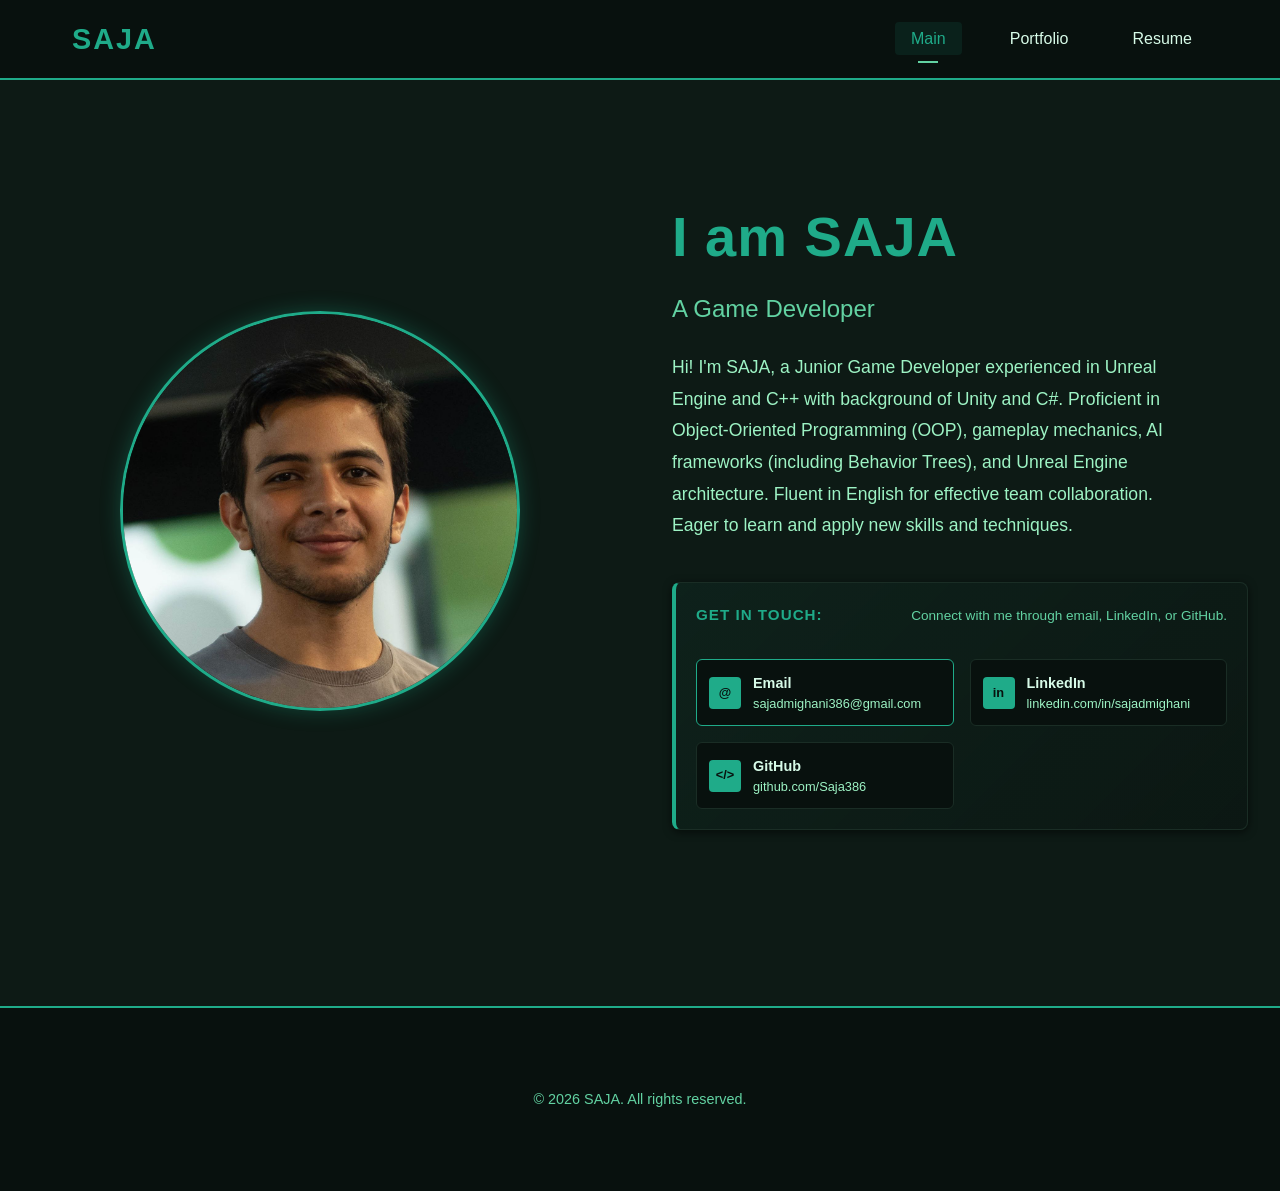
<file: index.html>
<!DOCTYPE html>
<html lang="en" data-page="home">
<head>
    <meta charset="UTF-8">
    <meta name="viewport" content="width=device-width, initial-scale=1.0">
    <title></title>
    <link rel="icon" href="./Assets/Favicon.svg" type="image/svg+xml">
    <link rel="stylesheet" href="styles.css?v=20260921-7">
</head>
<body>
    <div id="site-header"></div>
    <main id="page-content"></main>
    <div id="site-footer"></div>
    <script src="site.js"></script>
</body>
</html>
</file>
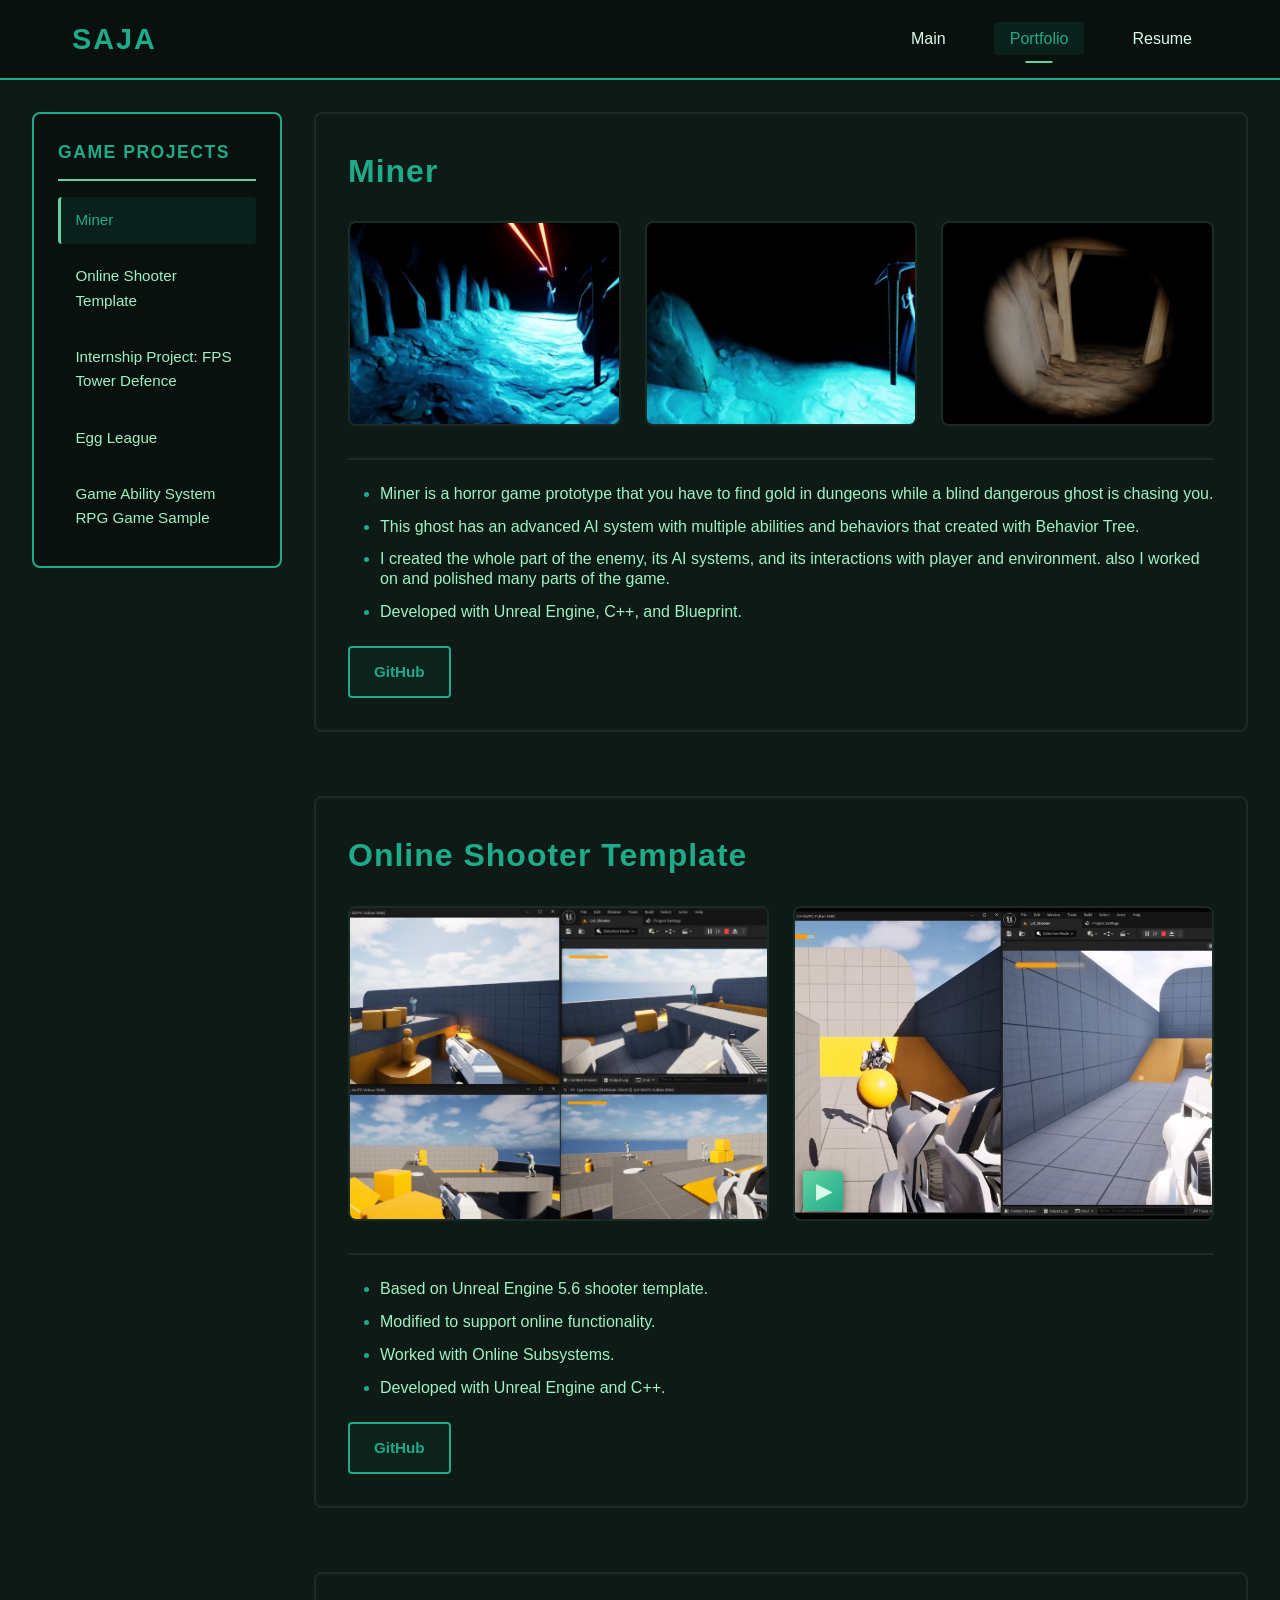
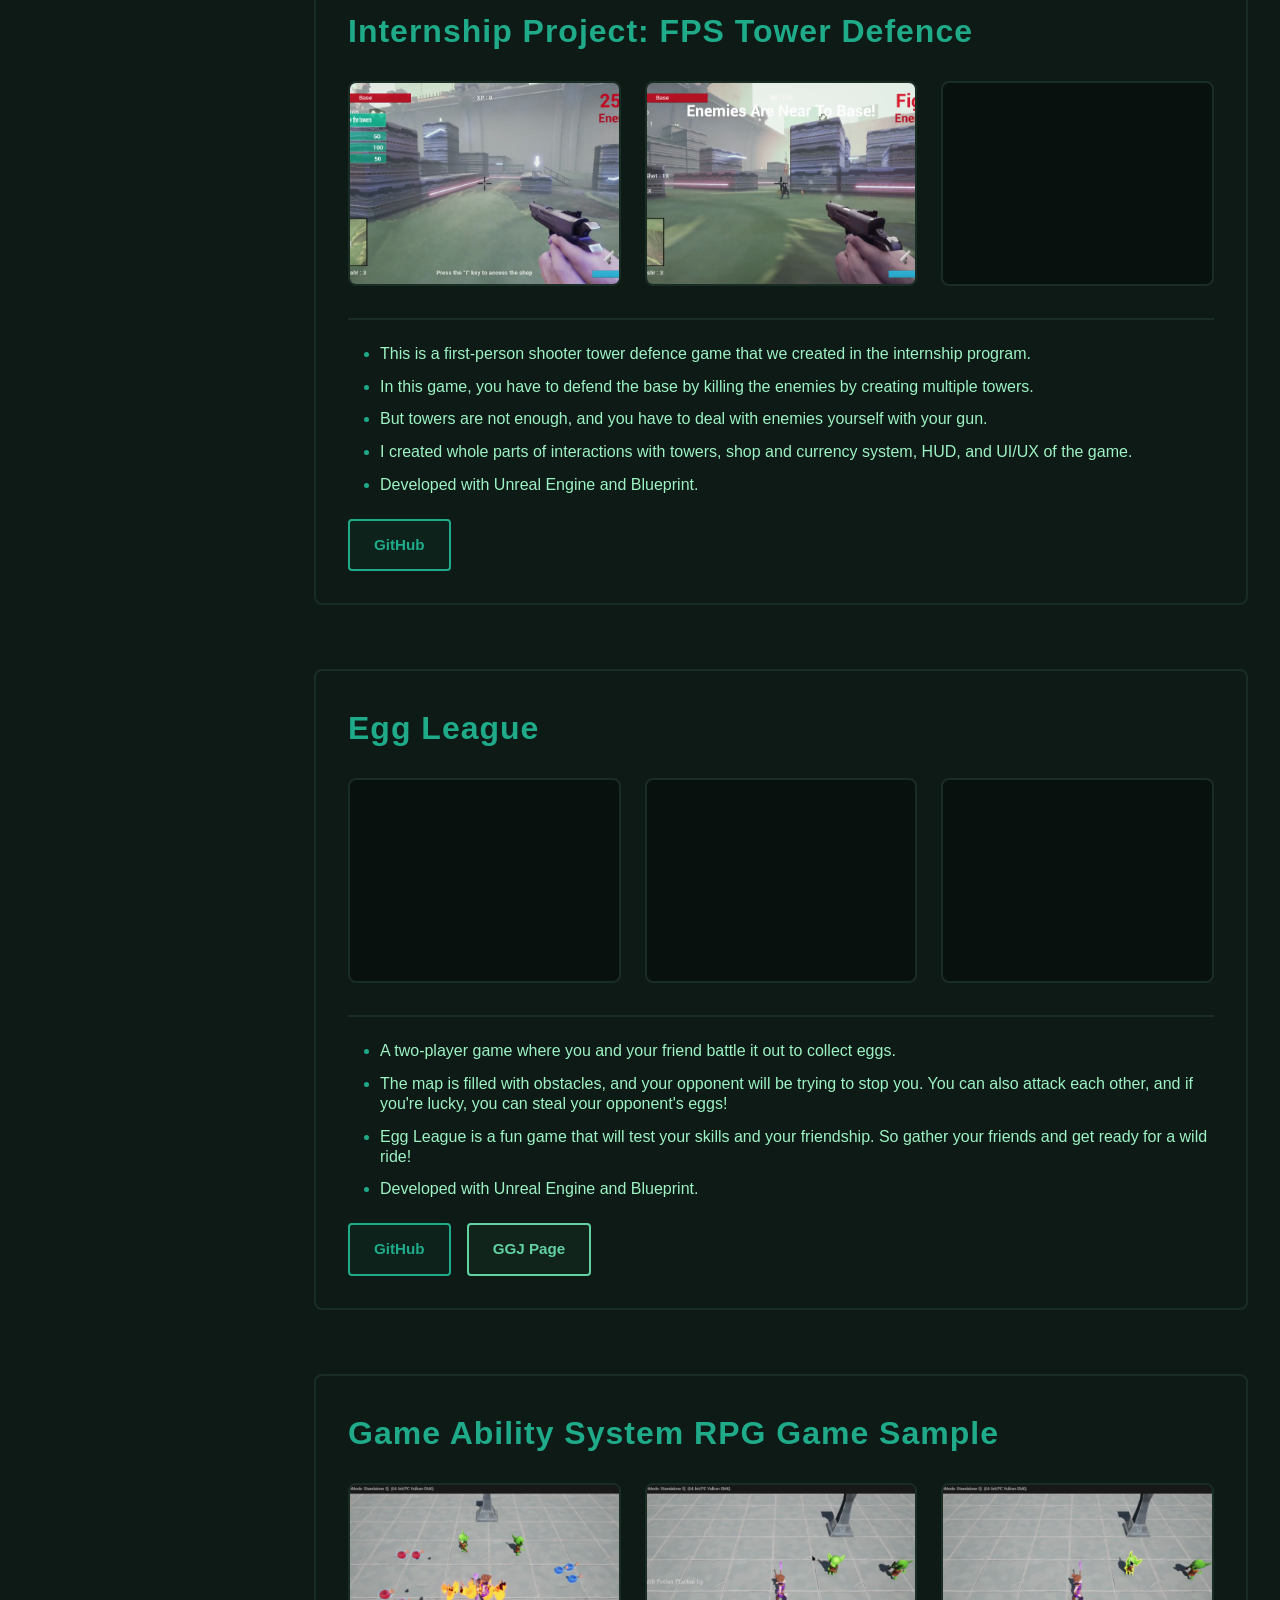
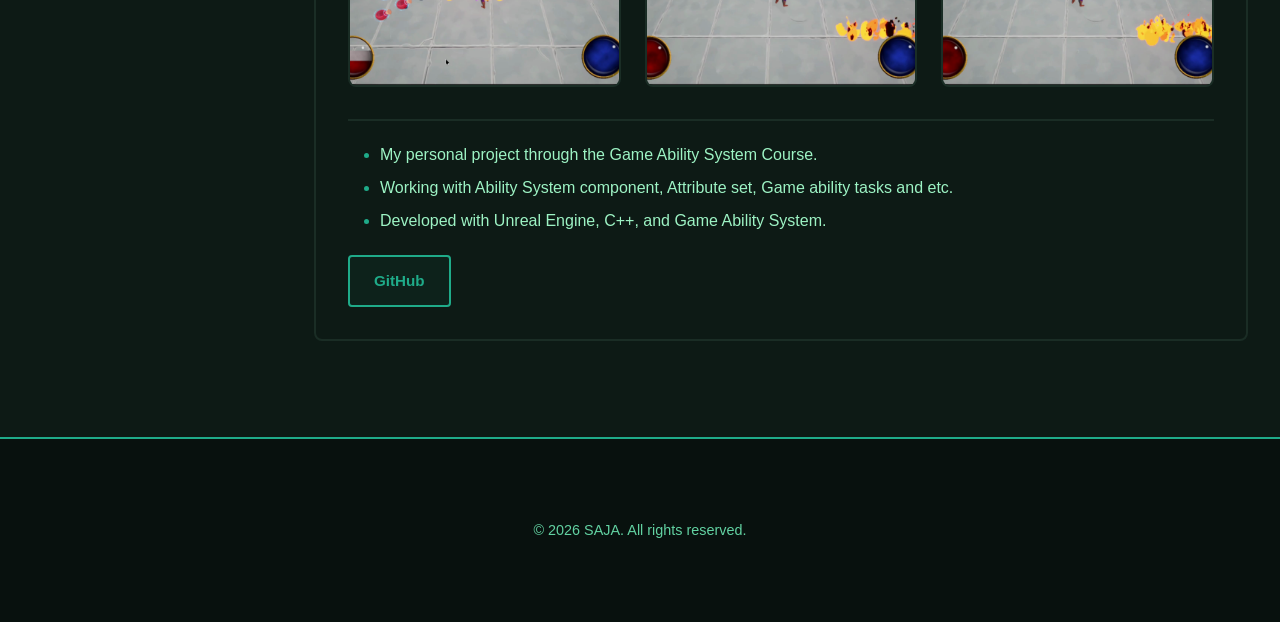
<file: portfolio.html>
<!DOCTYPE html>
<html lang="en" data-page="portfolio">
<head>
    <meta charset="UTF-8">
    <meta name="viewport" content="width=device-width, initial-scale=1.0">
    <title></title>
    <link rel="icon" href="./Assets/Favicon.svg" type="image/svg+xml">
    <link rel="stylesheet" href="styles.css?v=20260921-7">
</head>
<body>
    <div id="site-header"></div>
    <main id="page-content"></main>
    <div id="site-footer"></div>
    <script src="site.js"></script>
    <script src="portfolio.js?v=20260921-1"></script>
</body>
</html>
</file>
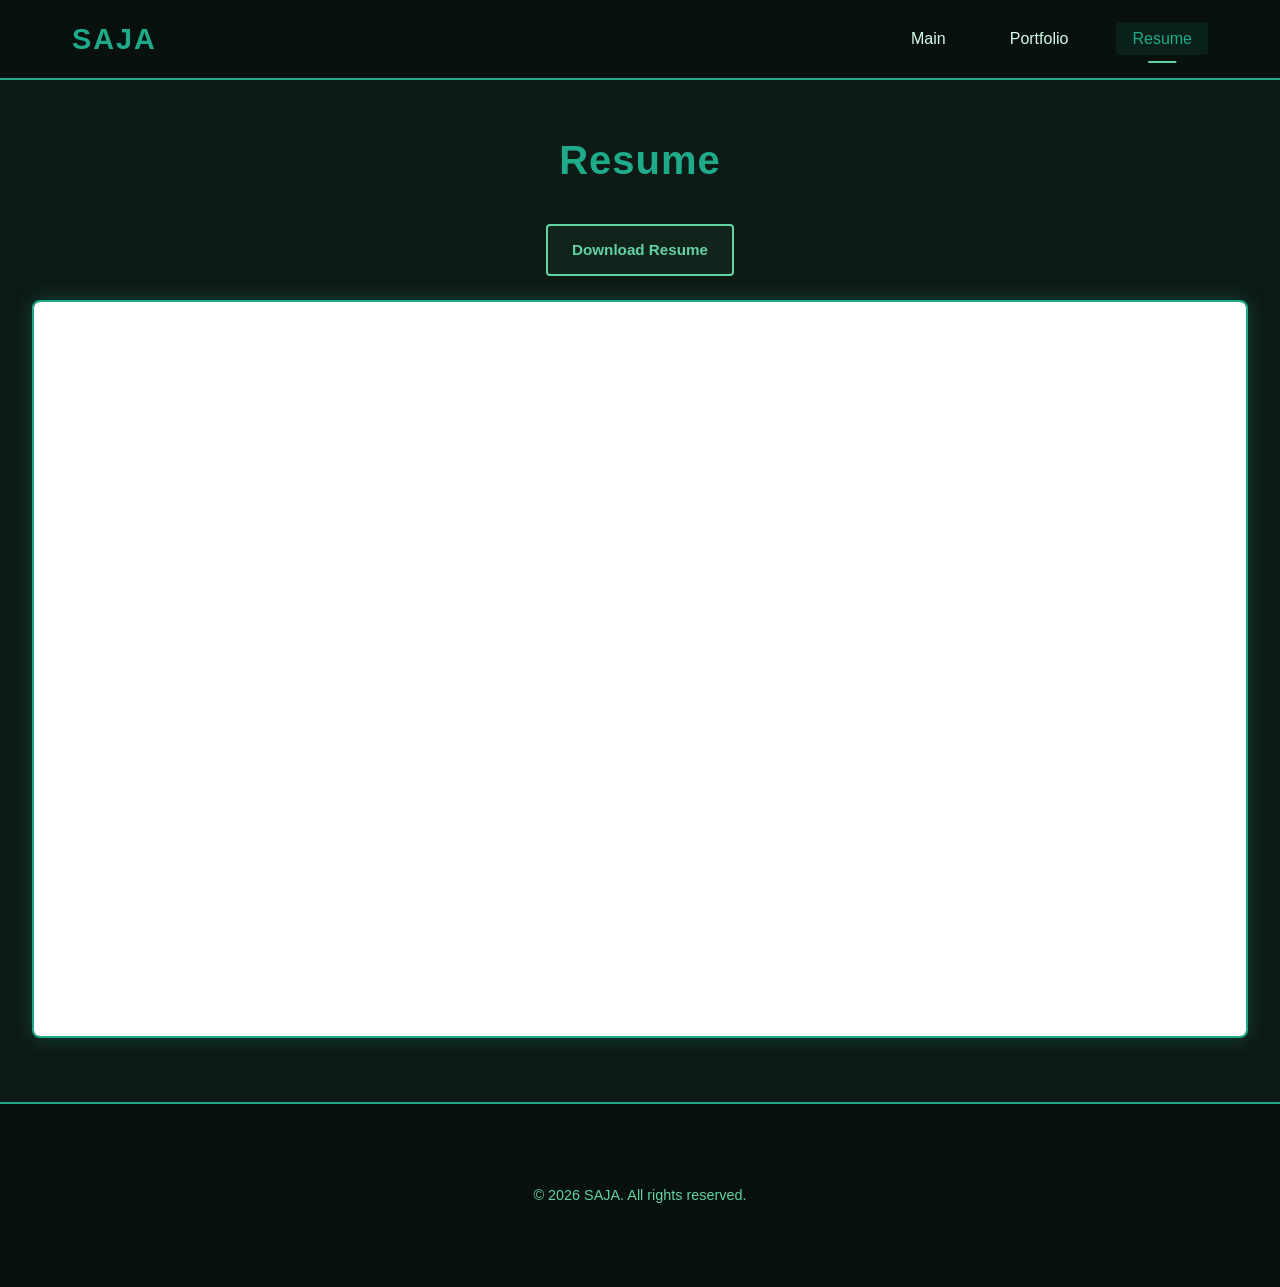
<file: resume.html>
<!DOCTYPE html>
<html lang="en" data-page="resume">
<head>
    <meta charset="UTF-8">
    <meta name="viewport" content="width=device-width, initial-scale=1.0">
    <title></title>
    <link rel="stylesheet" href="styles.css?v=20260921-7">
    <link rel="icon" href="./Assets/Favicon.svg" type="image/svg+xml">
</head>
<body>
    <div id="site-header"></div>
    <main id="page-content"></main>
    <div id="site-footer"></div>
    <script src="site.js"></script>
</body>
</html>
</file>
<file: styles.css>
/* ============================================
   COLOR VARIABLES - THEME CONFIGURATION
   ============================================ */

:root {
  /* Primary Brand Colors (mapped to darkest → lightest palette progression) */
  --color-primary: #1fab89;           /* Darkest teal: main interactive elements */
  --color-primary-dark: #1fab89;      /* Same as primary (no darker palette option; hover states use opacity/lighter accents) */
  --color-secondary: #62d2a2;         /* Medium teal: secondary actions, accents */
  --color-secondary-dark: #1fab89;    /* Darker teal: hover states for secondary elements */

  /* Background Colors (lightest palette shades adapted for dark-theme contrast) */
  --color-bg-primary: #0d1a15;        /* Custom near-black (derived from palette's darkest hue) */
  --color-bg-secondary: #08110e;      /* Deeper variant for depth */
  --color-bg-tertiary: #1a2d25;       /* Subtle accent background (darkened #1fab89) */

  /* Text Colors (light palette shades for optimal dark-theme readability) */
  --color-text-primary: #d7fbe8;      /* Lightest mint: body text */
  --color-text-secondary: #9df3c4;    /* Soft mint: secondary text */
  --color-text-tertiary: #62d2a2;     /* Medium teal: tertiary/hint text */
  --color-text-white: #d7fbe8;        /* Pure palette white-equivalent */
  --color-text-gray: #4a6b5f;         /* Desaturated teal-gray (darkened #62d2a2) */
  --color-text-dark-gray: #2a4238;    /* Deep teal-gray (darkened #1fab89) */

  /* Border Colors */
  --color-border-primary: #1fab89;
  --color-border-secondary: #62d2a2;
  --color-border-dark: #1a2d25;       /* Matches --color-bg-tertiary */

  /* Transparent Colors (RGBA values derived from palette hexes) */
  --color-primary-transparent-30: rgba(31, 171, 137, 0.3);
  --color-primary-transparent-10: rgba(31, 171, 137, 0.1);
  --color-primary-transparent-05: rgba(31, 171, 137, 0.05);
  
  --color-secondary-transparent-50: rgba(98, 210, 162, 0.5);
  --color-secondary-transparent-60: rgba(98, 210, 162, 0.6);
  --color-secondary-transparent-05: rgba(98, 210, 162, 0.05);
  
  --color-black-transparent-50: rgba(8, 17, 14, 0.5);   /* Darkened palette base */
  --color-black-transparent-30: rgba(8, 17, 14, 0.3);
  --color-black-transparent-60: rgba(8, 17, 14, 0.6);

  /* Shadow Colors (updated to use new transparent vars) */
  --shadow-primary: 0 0 20px var(--color-primary-transparent-30);
  --shadow-primary-hover: 0 0 30px var(--color-secondary-transparent-50); /* Uses secondary for visual interest */
  --shadow-secondary: 0 0 15px var(--color-secondary-transparent-50);
  --shadow-secondary-hover: 0 0 15px var(--color-secondary-transparent-60);
  --shadow-button: 0 4px 15px var(--color-primary-transparent-30);
  --shadow-button-hover: 0 6px 20px var(--color-secondary-transparent-60);
  --shadow-card: 0 2px 8px rgba(0, 3, 2, 0.6); /* Near-black for depth */
}

/* General Styles */
* {
margin: 0;
padding: 0;
box-sizing: border-box;
}
b{
color: var(--color-primary);
}
body {
font-family: 'Segoe UI', Tahoma, Geneva, Verdana, sans-serif;
background-color: var(--color-bg-primary);
color: var(--color-text-primary);
line-height: 1.6;
overflow-y: scroll;
scrollbar-width: thin;
scrollbar-color: var(--color-primary) var(--color-black-transparent-50);
}
/* Webkit browsers (Chrome, Safari, Edge) */
::-webkit-scrollbar {
width: 10px;
}
::-webkit-scrollbar-track {
background: var(--color-black-transparent-30);
}
::-webkit-scrollbar-thumb {
background: linear-gradient(135deg, var(--color-primary) 0%, var(--color-primary-dark) 100%);
border-radius: 10px;
border: 2px solid var(--color-black-transparent-30);
}
::-webkit-scrollbar-thumb:hover {
background: linear-gradient(135deg, var(--color-secondary) 0%, var(--color-secondary-dark) 100%);
}
/* Navigation Bar */
.navbar {
background-color: var(--color-bg-secondary);
border-bottom: 2px solid var(--color-primary);
position: sticky;
top: 0;
z-index: 1000;
}
.nav-container {
max-width: 1200px;
margin: 0 auto;
padding: 1rem 2rem;
display: flex;
justify-content: space-between;
align-items: center;
}
.nav-logo {
font-size: 1.8rem;
font-weight: bold;
color: var(--color-primary);
letter-spacing: 2px;
}
.nav-menu {
display: flex;
list-style: none;
gap: 2rem;
}
.nav-link {
text-decoration: none;
color: var(--color-text-primary);
font-weight: 500;
padding: 0.5rem 1rem;
border-radius: 4px;
transition: all 0.3s ease;
position: relative;
}
.nav-link:hover,
.nav-link.active {
color: var(--color-primary);
background-color: var(--color-primary-transparent-10);
}
.nav-link.active::after {
content: '';
position: absolute;
bottom: -8px;
left: 50%;
transform: translateX(-50%);
width: 30%;
height: 2px;
background-color: var(--color-secondary);
}
/* Main Container */
.container {
max-width: 1300px;
margin: 0 auto;
padding: 4rem 2rem;
}
/* Hero Section */
.hero {
display: grid;
grid-template-columns: 1fr 1fr;
gap: 4rem;
align-items: center;
padding: 3rem 0;
}
.hero-photo {
display: flex;
justify-content: center;
align-items: center;
}
.profile-image {
width: 400px;
height: 400px;
border-radius: 50%;
border: 3px solid var(--color-primary);
box-shadow: var(--shadow-primary);
transition: transform 0.3s ease;
object-fit: cover;
}
.profile-image:hover {
transform: scale(1.05);
box-shadow: var(--shadow-primary-hover);
}
/* Hero Content */
.hero-content {
animation: fadeInRight 0.8s ease;
}
.hero-title {
font-size: 3.5rem;
font-weight: 700;
color: var(--color-primary);
margin-bottom: 0.5rem;
letter-spacing: 1px;
}
.hero-subtitle {
font-size: 1.5rem;
color: var(--color-secondary);
margin-bottom: 1.5rem;
font-weight: 500;
}
.hero-description {
font-size: 1.1rem;
color: var(--color-text-secondary);
margin-bottom: 2rem;
line-height: 1.8;
max-width: 500px;
}
/* Contact Section */
.contact-section {
margin-top: 2.5rem;
padding: 1.25rem;
border: 1px solid var(--color-border-dark);
border-left: 4px solid var(--color-primary);
background: linear-gradient(135deg, var(--color-primary-transparent-05), var(--color-black-transparent-30));
border-radius: 8px;
box-shadow: var(--shadow-card);
}
.contact-heading {
display: flex;
align-items: baseline;
justify-content: space-between;
gap: 1rem;
margin-bottom: 1rem;
}
.contact-label {
font-size: 0.95rem;
color: var(--color-primary);
font-weight: 600;
margin-bottom: 1rem;
text-transform: uppercase;
letter-spacing: 1px;
}
.contact-note {
color: var(--color-text-tertiary);
font-size: 0.85rem;
text-align: right;
}
.social-links {
display: grid;
grid-template-columns: repeat(2, minmax(0, 1fr));
gap: 1rem;
}
.contact-link {
display: flex;
align-items: center;
gap: 0.75rem;
width: 100%;
min-width: 0;
padding: 0.75rem;
border: 1px solid var(--color-border-dark);
border-radius: 6px;
color: var(--color-text-primary);
font: inherit;
text-align: left;
text-decoration: none;
background-color: var(--color-bg-secondary);
transition: border-color 0.2s ease, transform 0.2s ease, background-color 0.2s ease;
}
.contact-link:hover,
.contact-link:focus-visible {
border-color: var(--color-primary);
background-color: var(--color-primary-transparent-10);
transform: translateY(-2px);
}
.contact-link-primary {
border-color: var(--color-primary);
}
.copy-email {
cursor: copy;
}
.copy-email.copied {
border-color: var(--color-primary);
}
.contact-link-icon {
display: grid;
place-items: center;
flex: 0 0 2rem;
height: 2rem;
border-radius: 4px;
background-color: var(--color-primary);
color: var(--color-bg-secondary);
font-size: 0.8rem;
font-weight: 800;
}
.contact-link strong,
.contact-link small {
display: block;
}
.contact-link > span:last-child {
min-width: 0;
user-select: text;
}
.contact-link strong {
font-size: 0.9rem;
}
.contact-link small {
color: var(--color-text-secondary);
font-size: 0.8rem;
line-height: 1.4;
overflow-wrap: anywhere;
}
.copy-email.copied small {
color: var(--color-primary);
}
.twitter:hover {
background-color: var(--color-secondary);
color: var(--color-bg-secondary);
box-shadow: var(--shadow-secondary);
}
/* Footer */
.footer {
background-color: var(--color-bg-secondary);
border-top: 2px solid var(--color-primary);
text-align: center;
padding: 5rem;
margin-top: 4rem;
color: var(--color-text-tertiary);
font-size: 0.9rem;
}
/* Animation */
@keyframes fadeInRight {
from {
opacity: 0;
transform: translateX(30px);
}
to {
opacity: 1;
transform: translateX(0);
}
}
/* ============================================
PORTFOLIO PAGE STYLES
============================================ */
.portfolio-wrapper {
display: grid;
grid-template-columns: 250px 1fr;
gap: 2rem;
max-width: 1400px;
margin: 0 auto;
padding: 2rem;
min-height: calc(100vh - 200px);
}
/* Sidebar Styles */
.portfolio-sidebar {
background-color: var(--color-bg-secondary);
border: 2px solid var(--color-primary);
border-radius: 8px;
padding: 1.5rem;
height: fit-content;
position: sticky;
top: 100px;
}
.sidebar-section {
margin-bottom: 2rem;
}
.sidebar-section:last-child {
margin-bottom: 0;
}
.sidebar-title {
font-size: 1.1rem;
color: var(--color-primary);
margin-bottom: 1rem;
font-weight: 700;
text-transform: uppercase;
letter-spacing: 1.5px;
border-bottom: 2px solid var(--color-secondary);
padding-bottom: 0.8rem;
}
.project-list {
list-style: none;
display: flex;
flex-direction: column;
gap: 0.6rem;
}
.project-link {
text-decoration: none;
color: var(--color-text-secondary);
padding: 0.7rem 0.9rem;
border-radius: 4px;
border-left: 3px solid transparent;
transition: all 0.3s ease;
font-weight: 500;
display: block;
font-size: 0.95rem;
}
.project-link:hover,
.project-link.active {
color: var(--color-primary);
background-color: var(--color-primary-transparent-10);
border-left-color: var(--color-secondary);
}
/* Portfolio Content */
.portfolio-content {
display: flex;
flex-direction: column;
gap: 4rem;
}
/* Project Card */
.project-card {
background-color: var(--color-bg-primary);
border: 2px solid var(--color-border-dark);
border-radius: 8px;
padding: 2rem;
transition: all 0.3s ease;
scroll-margin-top: 120px;
}
.project-card:hover {
border-color: var(--color-primary);
box-shadow: 0 0 20px var(--color-primary-transparent-30);
}
.project-title {
font-size: 2rem;
color: var(--color-primary);
margin-bottom: 1.5rem;
font-weight: 700;
letter-spacing: 1px;
}
/* Project Gallery */
.project-gallery {
display: grid;
grid-template-columns: repeat(auto-fit, minmax(250px, 1fr));
gap: 1.5rem;
margin-bottom: 2rem;
}
.gallery-item {
position: relative;
overflow: hidden;
border-radius: 8px;
cursor: pointer;
aspect-ratio: 4 / 3;
background-color: var(--color-bg-secondary);
border: 2px solid var(--color-border-dark);
transition: all 0.3s ease;
}
/* Hide items after the 3rd one */
.gallery-item:nth-child(n+4) {
display: none;
}
.gallery-item:hover {
border-color: var(--color-primary);
transform: scale(1.02);
}
/* Gallery Video Icon */
.gallery-item .video-icon-badge {
width: 40px;
height: 40px;
font-size: 20px;
}
.gallery-more-badge {
position: absolute;
top: 0;
left: 0;
right: 0;
bottom: 0;
background-color: var(--color-secondary-dark);
display: flex;
align-items: center;
justify-content: center;
font-size: 2.5rem;
font-weight: bold;
color: var(--color-text-white);
opacity: 0;
transition: opacity 0.3s ease;
z-index: 10;
}
.gallery-item:nth-child(3):hover .gallery-more-badge {
opacity: 1;
}
.gallery-media {
width: 100%;
height: 100%;
object-fit: cover;
display: block;
}
.gallery-overlay {
position: absolute;
top: 0;
left: 0;
width: 100%;
height: 100%;
background-color: var(--color-black-transparent-60);
display: flex;
align-items: center;
justify-content: center;
opacity: 0;
transition: opacity 0.3s ease;
}
.gallery-item:hover .gallery-overlay {
opacity: 1;
}
.gallery-expand-btn {
background: linear-gradient(135deg, var(--color-primary) 0%, var(--color-primary-dark) 100%);
border: none;
width: 55px;
height: 55px;
border-radius: 50%;
font-size: 2.5rem;
color: var(--color-bg-secondary);
cursor: pointer;
display: flex;
align-items: center;
justify-content: center;
transition: all 0.3s ease;
font-weight: bold;
box-shadow: var(--shadow-button);
}
.gallery-expand-btn:hover {
background: linear-gradient(135deg, var(--color-secondary) 0%, var(--color-secondary-dark) 100%);
transform: scale(1.15);
box-shadow: var(--shadow-button-hover);
}
/* Project Details */
.project-details {
border-top: 2px solid var(--color-border-dark);
padding-top: 1.5rem;
}
.project-description {
color: var(--color-text-secondary);
font-size: 1rem;
line-height: 1.25;
margin-bottom: 1.5rem;
max-width: 100%;
padding-left: 2rem;
}
.project-description li {
margin-bottom: 0.8rem;
list-style-type: disc;
color: var(--color-text-secondary);
}
.project-description li::marker {
color: var(--color-primary);
font-weight: bold;
}
.project-links {
display: flex;
gap: 1rem;
flex-wrap: wrap;
}
/* Primary Button - Yellow/Orange */
.primary-btn {
display: inline-flex;
align-items: center;
justify-content: center;
padding: 0.75rem 1.5rem;
border-radius: 4px;
text-decoration: none;
font-weight: 600;
font-size: 0.95rem;
transition: all 0.3s ease;
border: 2px solid var(--color-primary);
color: var(--color-primary);
background-color: var(--color-primary-transparent-05);
cursor: pointer;
}
.primary-btn:hover {
background-color: var(--color-primary);
color: var(--color-bg-secondary);
box-shadow: var(--shadow-secondary);
}
/* Secondary Button - Red */
.secondary-btn {
display: inline-flex;
align-items: center;
justify-content: center;
padding: 0.75rem 1.5rem;
border-radius: 4px;
text-decoration: none;
font-weight: 600;
font-size: 0.95rem;
transition: all 0.3s ease;
border: 2px solid var(--color-secondary);
color: var(--color-secondary);
background-color: var(--color-secondary-transparent-05);
cursor: pointer;
}
.secondary-btn:hover {
background-color: var(--color-secondary);
color: var(--color-text-white);
box-shadow: var(--shadow-secondary);
}
/* Lightbox Styles */
.lightbox {
display: none;
position: fixed;
top: 0;
left: 0;
width: 100%;
height: 100%;
background-color: var(--color-black-transparent-50);
z-index: 2000;
align-items: center;
justify-content: center;
animation: fadeIn 0.3s ease;
backdrop-filter: blur(8px);
padding: 1rem;
}
.lightbox.active {
display: flex;
}
.lightbox-content {
position: relative;
width: min(100%, 1100px);
max-width: 1400px;
max-height: 95vh;
display: flex;
flex-direction: column;
align-items: center;
justify-content: flex-start;
padding: 3rem 3.5rem 1rem;
}
.lightbox-media-container {
width: 100%;
height: min(70vh, 720px);
display: flex;
align-items: center;
justify-content: center;
margin-bottom: 1.5rem;
overflow: hidden;
touch-action: pan-y;
}
.lightbox-media-container img,
.lightbox-media-container video {
max-width: 100%;
max-height: 75vh;
border-radius: 8px;
object-fit: contain;
display: block;
}
/* Lightbox Thumbnails */
.lightbox-thumbnails {
width: 100%;
display: flex;
gap: 0.8rem;
padding: 1rem;
background-color: var(--color-black-transparent-30);
border-radius: 8px;
overflow-x: auto;
overflow-y: hidden;
max-height: 92px;
scrollbar-width: thin;
scrollbar-color: var(--color-primary) var(--color-black-transparent-50);
}
/* Webkit browsers (Chrome, Safari, Edge) */
.lightbox-thumbnails::-webkit-scrollbar {
height: 8px;
}
.lightbox-thumbnails::-webkit-scrollbar-track {
background: var(--color-black-transparent-30);
border-radius: 10px;
}
.lightbox-thumbnails::-webkit-scrollbar-thumb {
background: linear-gradient(135deg, var(--color-primary) 0%, var(--color-primary-dark) 100%);
border-radius: 10px;
border: 2px solid var(--color-black-transparent-30);
}
.lightbox-thumbnails::-webkit-scrollbar-thumb:hover {
background: linear-gradient(135deg, var(--color-secondary) 0%, var(--color-secondary-dark) 100%);
}
.lightbox-thumbnail {
position: relative;
min-width: 100px;
height: 72px;
border-radius: 6px;
border: 2px solid var(--color-border-dark);
cursor: pointer;
overflow: hidden;
transition: all 0.3s ease;
flex-shrink: 0;
}
.lightbox-thumbnail img,
.lightbox-thumbnail video {
width: 100%;
height: 100%;
object-fit: cover;
}
.lightbox-thumbnail:hover {
border-color: var(--color-primary);
transform: scale(1.05);
}
.lightbox-thumbnail.active {
border-color: var(--color-secondary);
box-shadow: 0 0 10px var(--color-secondary-transparent-60);
}
/* Video Icon Badge */
.video-icon-badge {
position: absolute;
bottom: 8px;
left: 8px;
background: linear-gradient(135deg, var(--color-secondary) 0%, var(--color-secondary-dark) 100%);
color: var(--color-text-white);
width: 36px;
height: 36px;
border-radius: 4px;
display: flex;
align-items: center;
justify-content: center;
font-size: 18px;
font-weight: bold;
box-shadow: 0 2px 8px var(--color-black-transparent-60);
transition: all 0.3s ease;
z-index: 5;
}
.lightbox-thumbnail:hover .video-icon-badge {
transform: scale(1.15);
}
.lightbox-close {
position: absolute;
top: 0;
right: 0;
background: none;
border: none;
color: var(--color-primary);
font-size: 3rem;
cursor: pointer;
transition: all 0.3s ease;
z-index: 2001;
}
.lightbox-close:hover {
color: var(--color-secondary);
transform: scale(1.2);
}
.lightbox-prev,
.lightbox-next {
position: absolute;
top: 50%;
transform: translateY(-50%);
background: linear-gradient(135deg, var(--color-primary) 0%, var(--color-primary-dark) 100%);
border: none;
color: var(--color-bg-secondary);
font-size: 1.8rem;
width: 55px;
height: 55px;
border-radius: 50%;
cursor: pointer;
transition: all 0.3s ease;
display: flex;
align-items: center;
justify-content: center;
font-weight: bold;
box-shadow: var(--shadow-button);
}
.lightbox-prev:hover:not(:disabled),
.lightbox-next:hover:not(:disabled) {
background: linear-gradient(135deg, var(--color-secondary) 0%, var(--color-secondary-dark) 100%);
color: var(--color-text-white);
transform: translateY(-50%) scale(1.15);
box-shadow: var(--shadow-button-hover);
}
.lightbox-prev {
left: -70px;
}
.lightbox-next {
right: -70px;
}
.lightbox-prev:disabled,
.lightbox-next:disabled {
opacity: 0.3;
cursor: not-allowed;
background: linear-gradient(135deg, var(--color-text-gray) 0%, var(--color-text-dark-gray) 100%);
box-shadow: none;
}
.lightbox-prev:disabled:hover,
.lightbox-next:disabled:hover {
transform: translateY(-50%);
}
@keyframes fadeIn {
from {
opacity: 0;
}
to {
opacity: 1;
}
}
/* Responsive Design */
@media (max-width: 1024px) {
.portfolio-wrapper {
grid-template-columns: 200px 1fr;
padding: 1.5rem;
}
.portfolio-sidebar {
    top: 90px;
}

.lightbox-content {
    padding: 60px 60px;
}

.lightbox-prev {
    left: -50px;
}

.lightbox-next {
    right: -50px;
}

.project-gallery {
    grid-template-columns: repeat(auto-fit, minmax(200px, 1fr));
}
}
@media (max-width: 768px) {
.portfolio-wrapper {
grid-template-columns: 1fr;
gap: 2rem;
padding: 1rem;
}
.portfolio-sidebar {
    position: relative;
    top: 0;
    height: auto;
    border: 2px solid var(--color-primary);
}

.project-list {
    display: grid;
    grid-template-columns: repeat(2, 1fr);
    gap: 0.5rem;
}

.project-card {
    padding: 1.5rem;
}

.project-title {
    font-size: 1.5rem;
}

.project-gallery {
    grid-template-columns: 1fr;
}

.gallery-item {
    min-height: 250px;
}

.lightbox-content {
    width: 100%;
    max-height: 100vh;
    padding: 3rem 0.25rem 0.5rem;
}

.lightbox-media-container {
    height: min(62vh, 560px);
    margin-bottom: 0.75rem;
}

.lightbox-media-container img,
.lightbox-media-container video {
    max-height: 100%;
    border-radius: 4px;
}

.lightbox-thumbnails {
    gap: 0.5rem;
    padding: 0.5rem;
    max-height: 70px;
}

.lightbox-thumbnail {
    min-width: 62px;
    height: 58px;
}

.lightbox-prev,
.lightbox-next {
    width: 50px;
    height: 50px;
    font-size: 1.5rem;
}

.lightbox-prev {
    left: 5px;
}

.lightbox-next {
    right: 5px;
}

.lightbox-close {
    top: 10px;
    right: 10px;
    font-size: 2.5rem;
}
}
@media (max-width: 480px) {
.portfolio-wrapper {
padding: 1rem 0.5rem;
}
.portfolio-sidebar {
    padding: 1rem;
    margin-bottom: 1rem;
}

.sidebar-title {
    font-size: 1rem;
    margin-bottom: 0.8rem;
}

.project-link {
    padding: 0.6rem 0.8rem;
    font-size: 0.9rem;
}

.project-list {
    grid-template-columns: 1fr;
}

.project-card {
    padding: 1rem;
    margin-bottom: 1rem;
}

.project-title {
    font-size: 1.3rem;
    margin-bottom: 1rem;
}

.project-gallery {
    gap: 1rem;
    margin-bottom: 1.5rem;
}

.project-description {
    font-size: 0.95rem;
    margin-bottom: 1rem;
}

.project-links {
    gap: 0.5rem;
}

.project-btn {
    padding: 0.6rem 1.2rem;
    font-size: 0.85rem;
}

.lightbox-prev,
.lightbox-next {
    width: 45px;
    height: 45px;
    font-size: 1.2rem;
}
}
/* ============================================
RESUME PAGE STYLES
============================================ */
.resume-page {
max-width: 1400px;
margin: 0 auto;
padding: 3rem 2rem 0;
}
.resume-section {
display: flex;
flex-direction: column;
gap: 1.5rem;
}
.resume-title {
font-size: 2.5rem;
color: var(--color-primary);
font-weight: 700;
letter-spacing: 1px;
margin-bottom: 0.5rem;
text-align: center;
}
.resume-actions {
display: flex;
align-items: center;
justify-content: center;
gap: 1.5rem;
}
.document-title {
font-size: 2rem;
color: var(--color-secondary);
font-weight: 700;
letter-spacing: 0.5px;
}
.resume-viewer {
width: 100%;
height: min(1200px, 82vh);
min-height: 720px;
background-color: var(--color-bg-secondary);
border: 2px solid var(--color-primary);
border-radius: 8px;
overflow: hidden;
box-shadow: 0 0 20px var(--color-primary-transparent-30);
}
.resume-viewer iframe {
display: block;
width: 100%;
height: 100%;
border: 0;
background-color: #fff;
}
.pdf-fallback {
display: none;
color: var(--color-text-secondary);
padding: 1.5rem;
text-align: center;
}
.pdf-fallback a {
color: var(--color-primary);
}
/* Back to Top Button */
.back-to-top {
position: fixed;
bottom: 2rem;
right: 2rem;
width: 50px;
height: 50px;
border-radius: 50%;
background: linear-gradient(135deg, var(--color-primary) 0%, var(--color-primary-dark) 100%);
color: var(--color-bg-secondary);
border: none;
font-size: 1.5rem;
cursor: pointer;
display: none;
align-items: center;
justify-content: center;
z-index: 1000;
box-shadow: var(--shadow-button);
transition: all 0.3s ease;
}
.back-to-top.show {
display: flex;
}
.back-to-top:hover {
background: linear-gradient(135deg, var(--color-secondary) 0%, var(--color-secondary-dark) 100%);
transform: translateY(-3px);
box-shadow: var(--shadow-button-hover);
}
/* Responsive Resume */
@media (max-width: 1024px) {
.resume-viewer {
    height: 80vh;
    min-height: 650px;
}
.back-to-top {
    bottom: 1.5rem;
    right: 1.5rem;
    width: 45px;
    height: 45px;
    font-size: 1.3rem;
}
}
@media (max-width: 768px) {
.resume-page {
padding: 2rem 1rem 0;
}
.resume-section {
gap: 1rem;
}
.resume-title {
font-size: 2rem;
}
.resume-actions {
align-items: stretch;
flex-direction: column;
gap: 0.75rem;
}
.document-title {
font-size: 1.5rem;
text-align: center;
}
.resume-actions .secondary-btn {
align-self: center;
}
.resume-viewer {
height: 78vh;
min-height: 560px;
}
}
@media (max-width: 480px) {
.resume-page {
padding-left: 0.75rem;
padding-right: 0.75rem;
}
.resume-title {
font-size: 1.5rem;
}
.document-title {
font-size: 1.3rem;
}
.resume-viewer {
height: 72vh;
min-height: 480px;
}
}
/* Responsive Design */
@media (max-width: 768px) {
.hero {
grid-template-columns: 1fr;
gap: 2rem;
padding: 2rem 0;
}
.hero-title {
    font-size: 2.5rem;
}

.hero-subtitle {
    font-size: 1.2rem;
}

.hero-description {
    font-size: 1rem;
}

.nav-menu {
    gap: 1rem;
}

.nav-link {
    padding: 0.4rem 0.8rem;
    font-size: 0.9rem;
}

.profile-image {
    width: 250px;
    height: 250px;
}

.social-links {
    gap: 0.5rem;
}

.contact-section {
    margin-top: 1.5rem;
    padding: 1rem;
}

.contact-heading {
    display: block;
}

.contact-note {
    margin-top: 0.35rem;
    text-align: left;
}

.social-link {
    padding: 0.6rem 1.2rem;
    font-size: 0.85rem;
}
}
@media (max-width: 480px) {
.container {
padding: 2rem 1rem;
}
.hero-title {
    font-size: 2rem;
}

.hero-subtitle {
    font-size: 1rem;
}

.profile-image {
    width: 200px;
    height: 200px;
}

.nav-container {
    flex-direction: column;
    gap: 1rem;
}

.social-links {
    grid-template-columns: 1fr;
    width: 100%;
}

.contact-link {
    flex-basis: 100%;
}

.social-link {
    width: 100%;
    justify-content: center;
}
}
</file>
